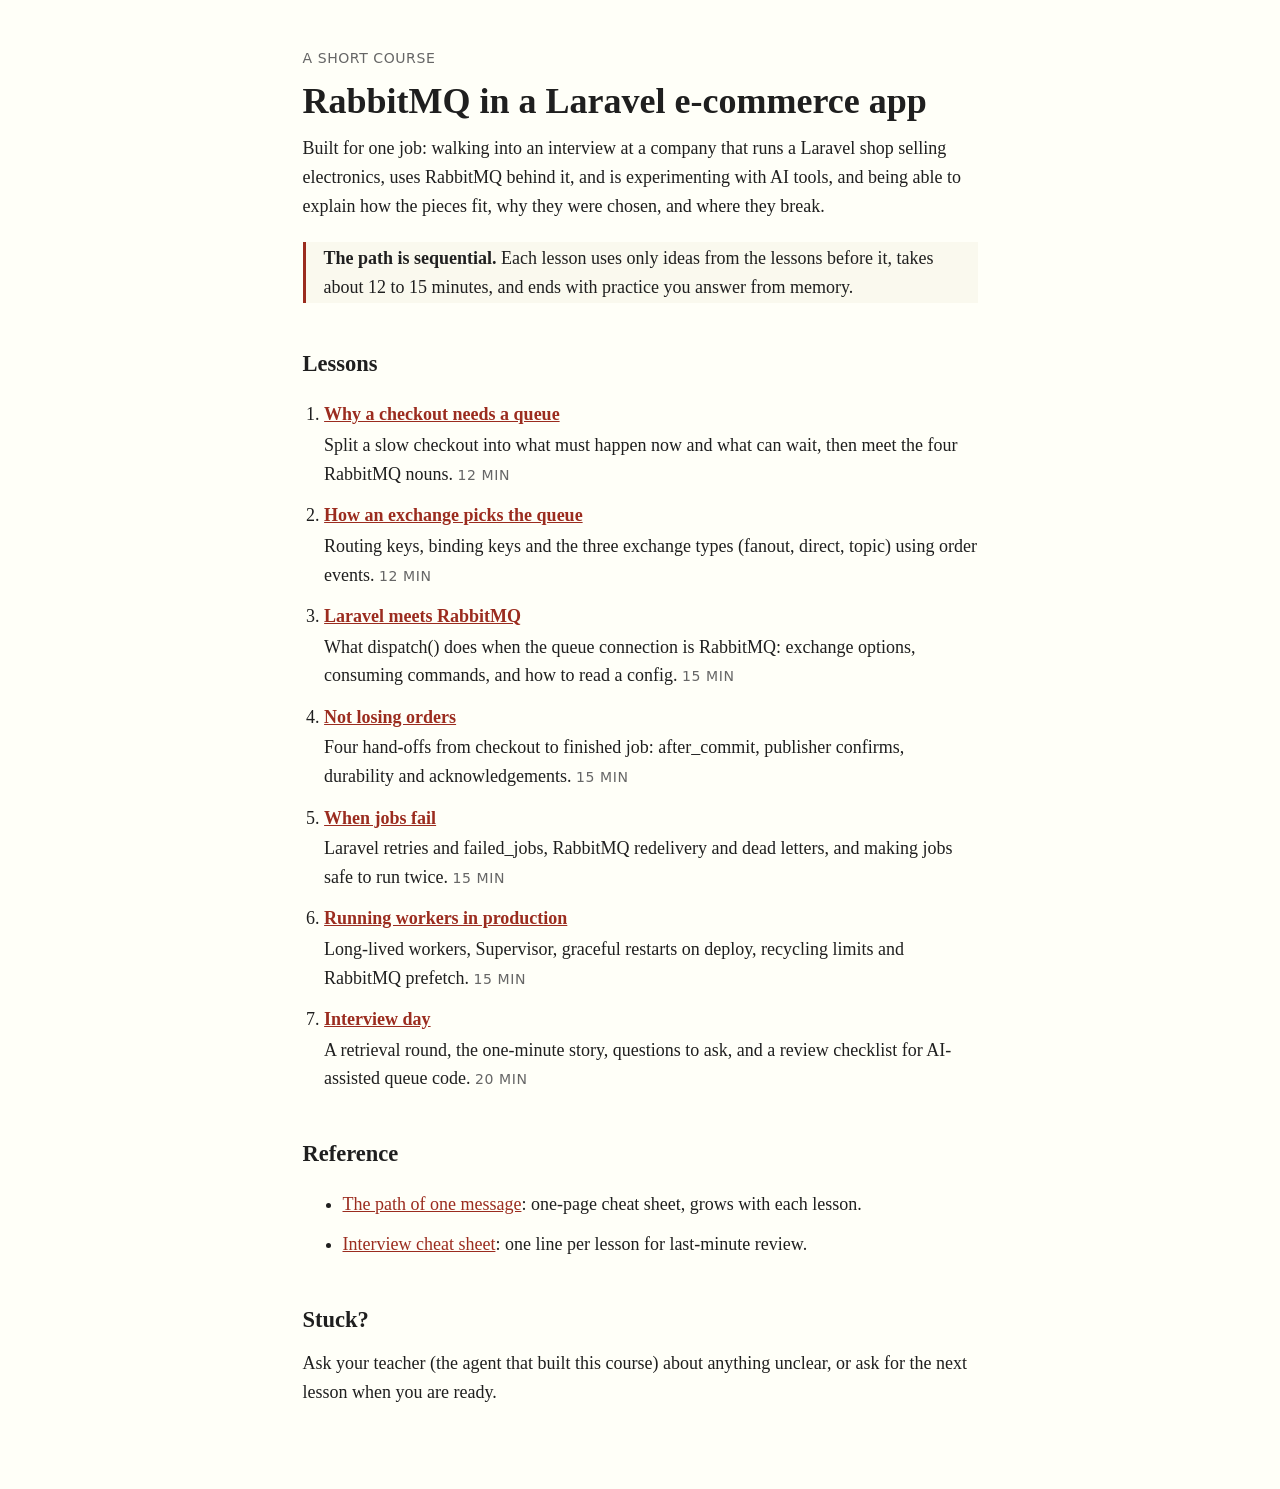
<file: index.html>
<!doctype html>
<html lang="en"><head><meta charset="utf-8"><meta name="viewport" content="width=device-width,initial-scale=1">
<title>RabbitMQ for a Laravel e-commerce app</title>
<link rel="stylesheet" href="assets/course.css"></head>
<body><main>
<p class="kicker">A short course</p>
<h1>RabbitMQ in a Laravel e-commerce app</h1>
<p>Built for one job: walking into an interview at a company that runs a Laravel shop selling electronics, uses RabbitMQ behind it, and is experimenting with AI tools, and being able to explain how the pieces fit, why they were chosen, and where they break.</p>
<div class="win"><strong>The path is sequential.</strong> Each lesson uses only ideas from the lessons before it, takes about 12 to 15 minutes, and ends with practice you answer from memory.</div>
<h2>Lessons</h2>
<ol class="path" id="path"></ol>
<noscript><p>Enable JavaScript to see the lesson list.</p></noscript>
<h2>Reference</h2>
<ul><li><a href="reference/message-path.html">The path of one message</a>: one-page cheat sheet, grows with each lesson.</li>
<li><a href="reference/interview-cheatsheet.html">Interview cheat sheet</a>: one line per lesson for last-minute review.</li></ul>
<h2>Stuck?</h2>
<p>Ask your teacher (the agent that built this course) about anything unclear, or ask for the next lesson when you are ready.</p>
</main>
<script src="assets/lessons.js"></script>
<script>
  var ol = document.getElementById('path');
  (window.LESSONS || []).forEach(function(l){
    var li = document.createElement('li'); li.className = l.status;
    li.innerHTML = (l.status === 'ready' ? '<a href="lessons/' + l.slug + '.html"><strong>' + l.title + '</strong></a>' : '<strong>' + l.title + '</strong> <span class="tag">coming soon</span>') + '<p>' + l.blurb + ' <span class="min">' + l.minutes + ' min</span></p>';
    ol.appendChild(li);
  });
</script>
</body></html>
</file>
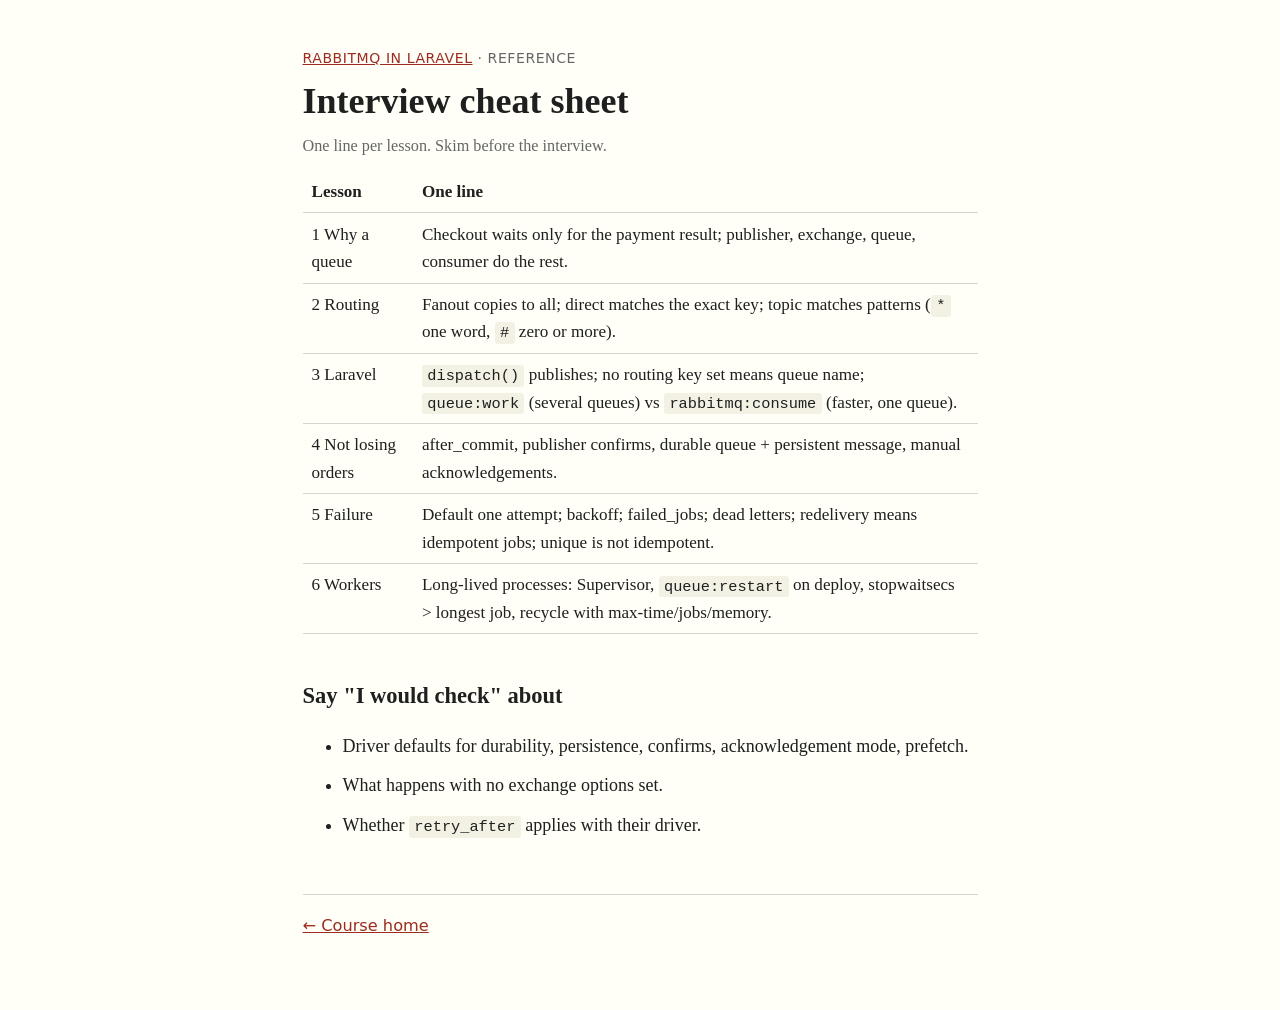
<file: reference/interview-cheatsheet.html>
<!doctype html>
<html lang="en"><head><meta charset="utf-8"><meta name="viewport" content="width=device-width,initial-scale=1">
<title>Reference: interview cheat sheet</title>
<link rel="stylesheet" href="../assets/course.css"></head>
<body><main>
<p class="kicker"><a href="../index.html">RabbitMQ in Laravel</a> &middot; Reference</p>
<h1>Interview cheat sheet</h1>
<p class="note">One line per lesson. Skim before the interview.</p>
<table>
<tr><th>Lesson</th><th>One line</th></tr>
<tr><td>1 Why a queue</td><td>Checkout waits only for the payment result; publisher, exchange, queue, consumer do the rest.</td></tr>
<tr><td>2 Routing</td><td>Fanout copies to all; direct matches the exact key; topic matches patterns (<code>*</code> one word, <code>#</code> zero or more).</td></tr>
<tr><td>3 Laravel</td><td><code>dispatch()</code> publishes; no routing key set means queue name; <code>queue:work</code> (several queues) vs <code>rabbitmq:consume</code> (faster, one queue).</td></tr>
<tr><td>4 Not losing orders</td><td>after_commit, publisher confirms, durable queue + persistent message, manual acknowledgements.</td></tr>
<tr><td>5 Failure</td><td>Default one attempt; backoff; failed_jobs; dead letters; redelivery means idempotent jobs; unique is not idempotent.</td></tr>
<tr><td>6 Workers</td><td>Long-lived processes: Supervisor, <code>queue:restart</code> on deploy, stopwaitsecs &gt; longest job, recycle with max-time/jobs/memory.</td></tr>
</table>
<h2>Say "I would check" about</h2>
<ul><li>Driver defaults for durability, persistence, confirms, acknowledgement mode, prefetch.</li>
<li>What happens with no exchange options set.</li>
<li>Whether <code>retry_after</code> applies with their driver.</li></ul>
<nav class="lesson-nav"><a href="../index.html">&larr; Course home</a></nav>
</main></body></html>
</file>
<file: assets/course.css>
:root{--bg:#fffff8;--fg:#1f1f1f;--muted:#666;--rule:#d8d6c8;--accent:#9b2c1f;--code:#f3f1e4;--ok:#1f6f43;--bad:#9b2c1f;--card:#faf9ee}
@media (prefers-color-scheme:dark){:root{--bg:#171717;--fg:#e8e6dc;--muted:#a09d90;--rule:#3a3a35;--accent:#e08a74;--code:#222220;--ok:#6fcf97;--bad:#ef8d7d;--card:#1d1d1b}}
*{box-sizing:border-box}
html{font-size:18px}
body{margin:0;background:var(--bg);color:var(--fg);font-family:Charter,"Bitstream Charter","Sitka Text",Cambria,Georgia,serif;line-height:1.6}
main{max-width:40rem;margin:0 auto;padding:2rem 1.25rem 4rem}
h1{font-size:2rem;line-height:1.2;margin:.2rem 0 .4rem;font-weight:600}
h2{font-size:1.25rem;margin:2.4rem 0 .4rem;font-weight:600}
p,li{margin:.6rem 0}
a{color:var(--accent)}
.kicker,.meta,.min,.tag{font-family:system-ui,sans-serif;font-size:.78rem;letter-spacing:.04em;text-transform:uppercase;color:var(--muted)}
.win{border-left:3px solid var(--accent);padding:.1rem 1rem;margin:1.2rem 0;background:var(--card)}
.note{font-size:.9rem;color:var(--muted)}
code,pre{font-family:ui-monospace,"SF Mono",Menlo,Consolas,monospace;font-size:.85rem;background:var(--code)}
code{padding:.1rem .3rem;border-radius:3px}
pre{padding:.8rem 1rem;overflow-x:auto;border-radius:4px;line-height:1.45}
pre.mermaid{background:transparent;text-align:center;padding:.5rem 0}
table{border-collapse:collapse;width:100%;font-size:.95rem}
th,td{border-bottom:1px solid var(--rule);padding:.4rem .5rem;text-align:left;vertical-align:top}
details{margin:1rem 0;padding:.6rem 1rem;background:var(--card);border:1px solid var(--rule);border-radius:4px}
summary{cursor:pointer;font-weight:600}
fieldset.q{border:1px solid var(--rule);border-radius:4px;margin:1rem 0;padding:.8rem 1rem}
fieldset.q legend{font-weight:600;padding:0 .4rem}
fieldset.q button{display:block;width:100%;text-align:left;margin:.4rem 0;padding:.5rem .8rem;font:inherit;font-size:.95rem;color:var(--fg);background:var(--bg);border:1px solid var(--rule);border-radius:4px;cursor:pointer}
fieldset.q button:hover{border-color:var(--accent)}
fieldset.q button.right{border-color:var(--ok);background:color-mix(in srgb,var(--ok) 14%,var(--bg))}
fieldset.q button.wrong{border-color:var(--bad);background:color-mix(in srgb,var(--bad) 14%,var(--bg))}
.fb{font-size:.9rem;color:var(--muted);margin:.3rem 0 0}
.lesson-nav{display:flex;justify-content:space-between;gap:1rem;border-top:1px solid var(--rule);margin-top:3rem;padding-top:1rem;font-family:system-ui,sans-serif;font-size:.9rem}
ol.path{padding-left:1.2rem}
ol.path li.planned strong{color:var(--muted)}
ol.path li p{margin:.1rem 0 .7rem}
</file>
